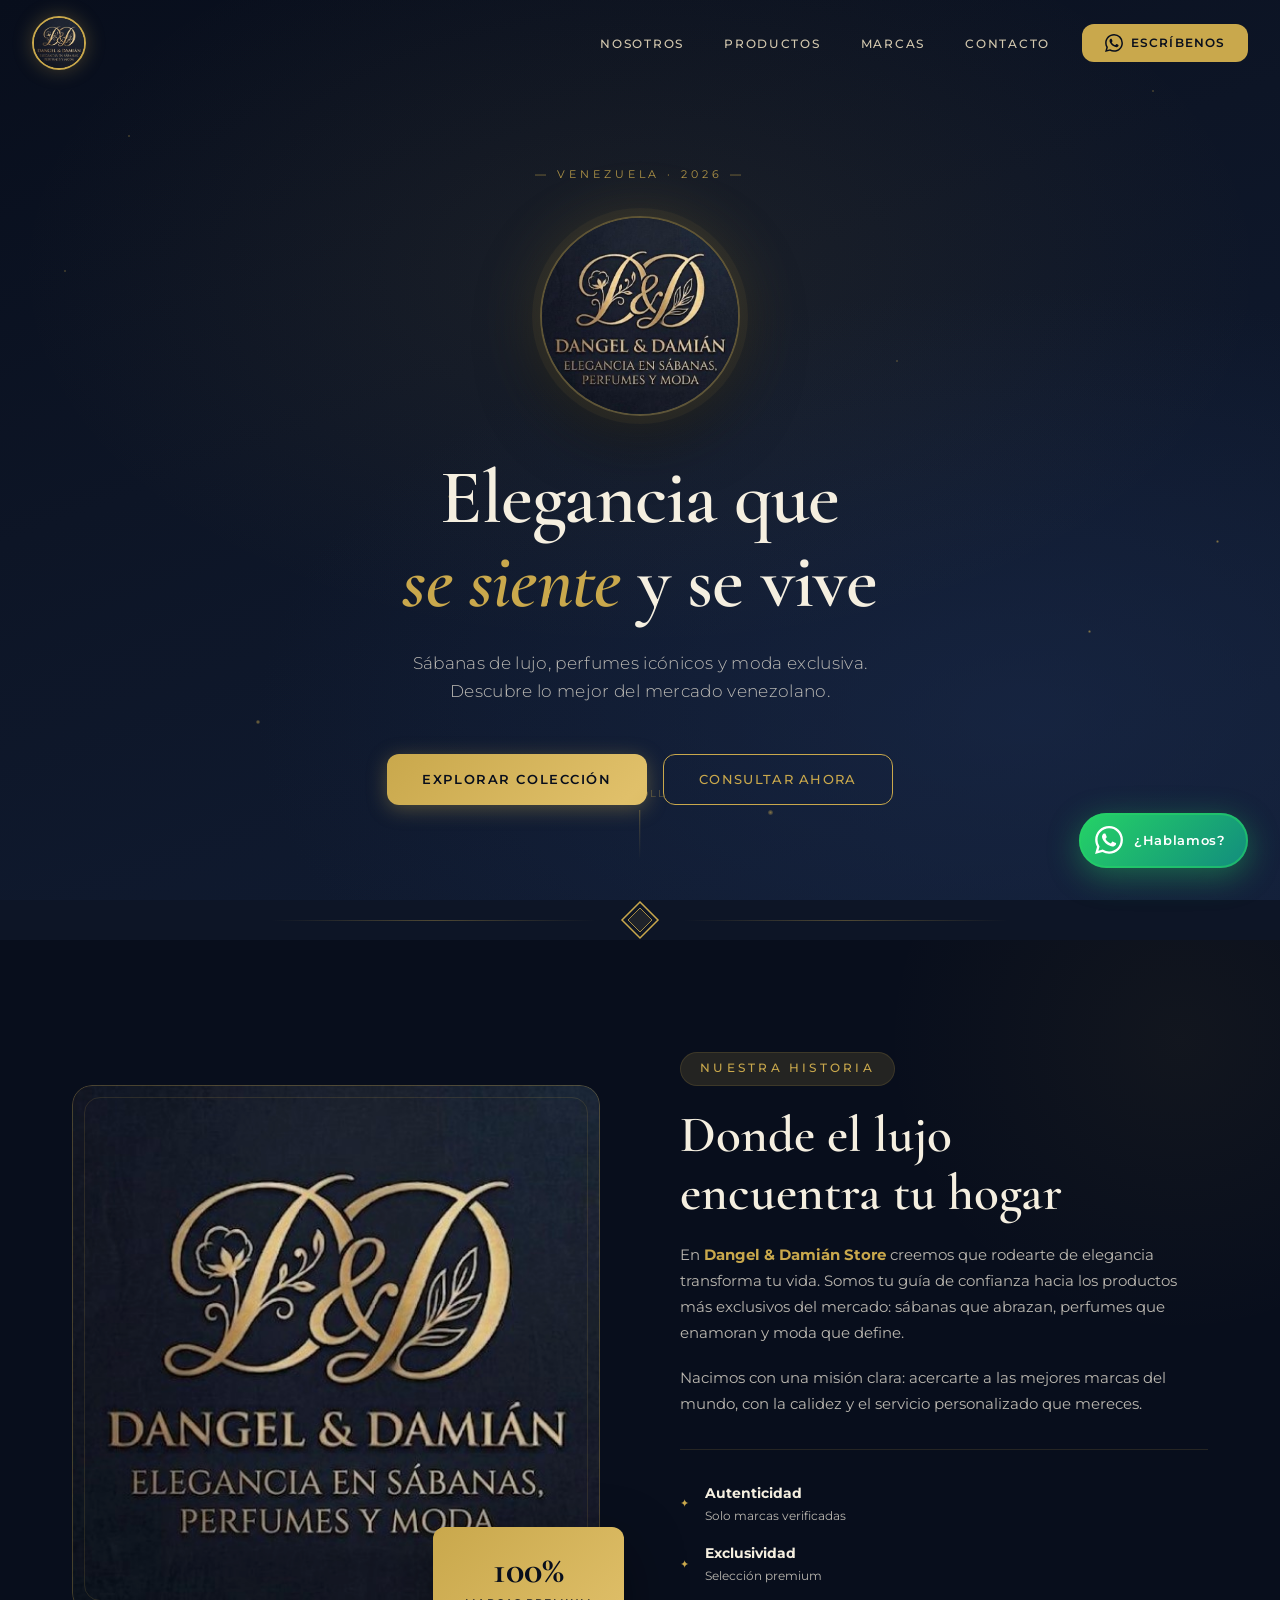
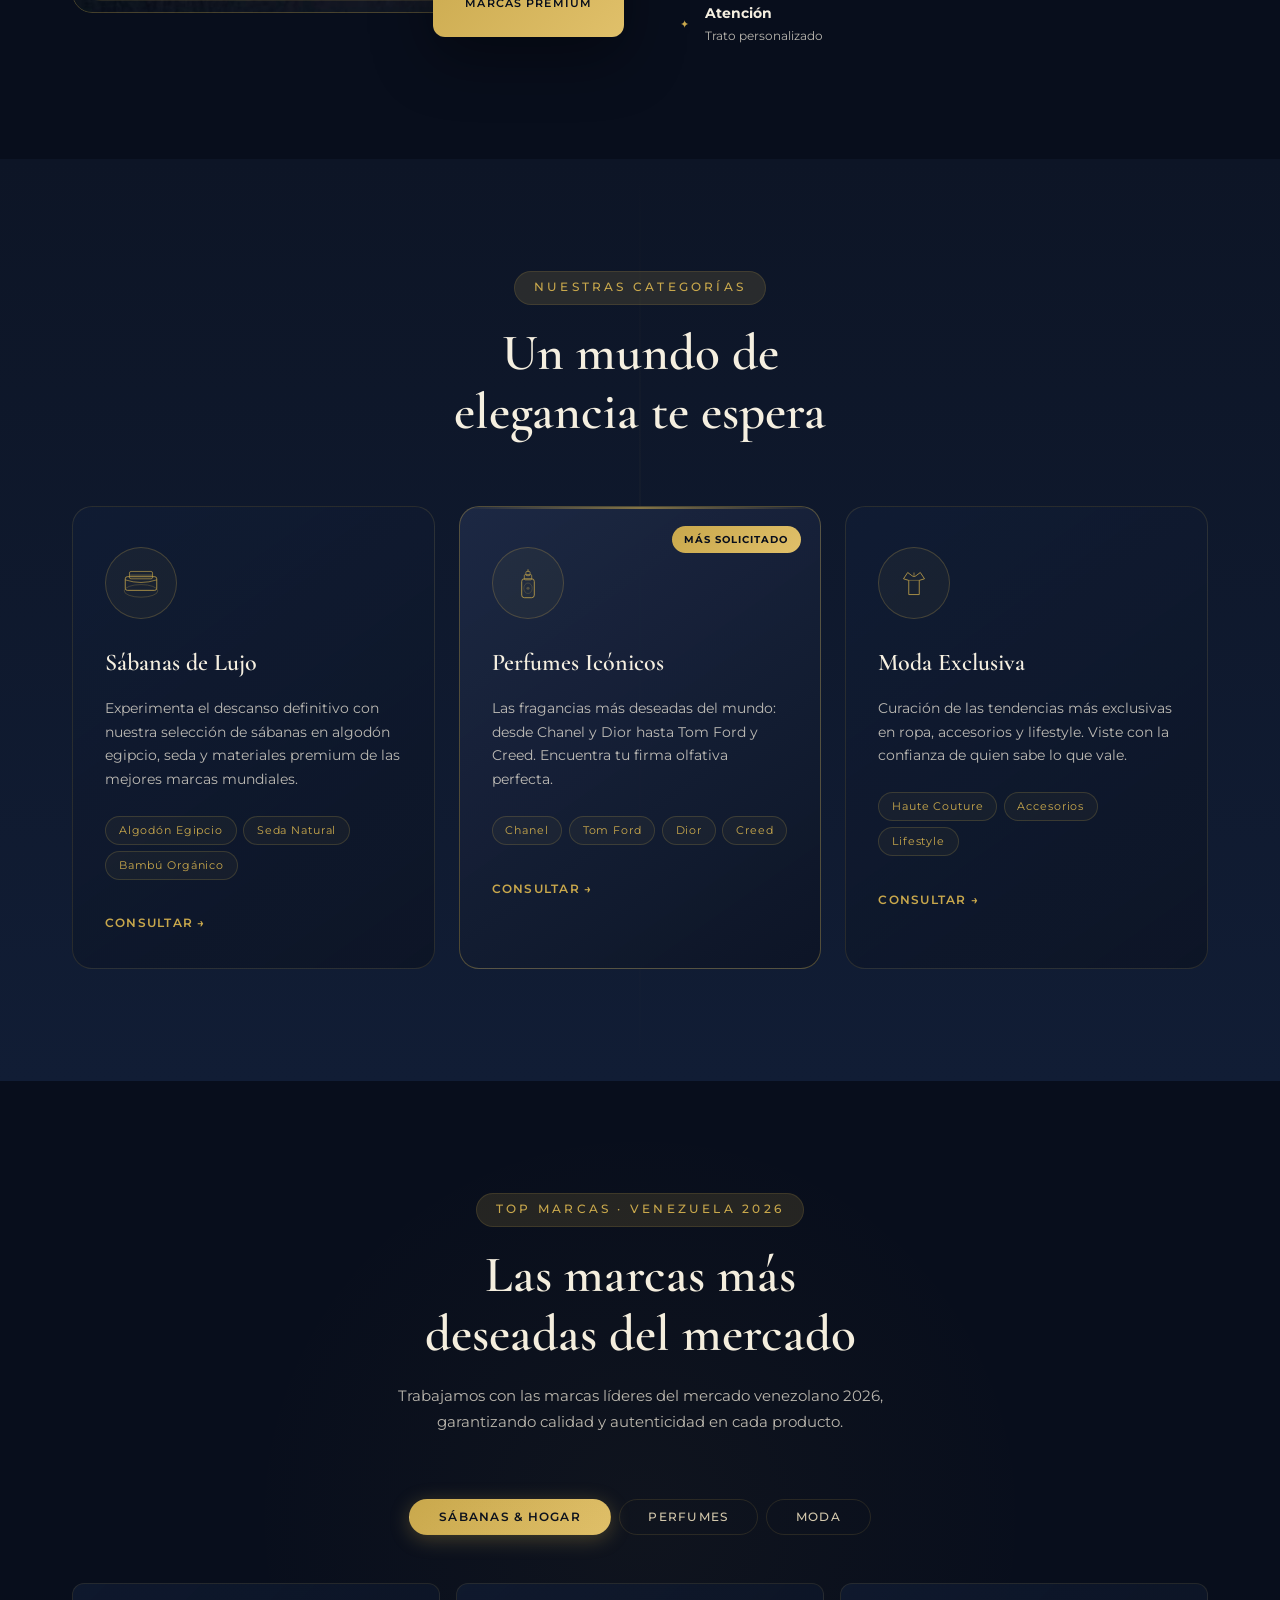
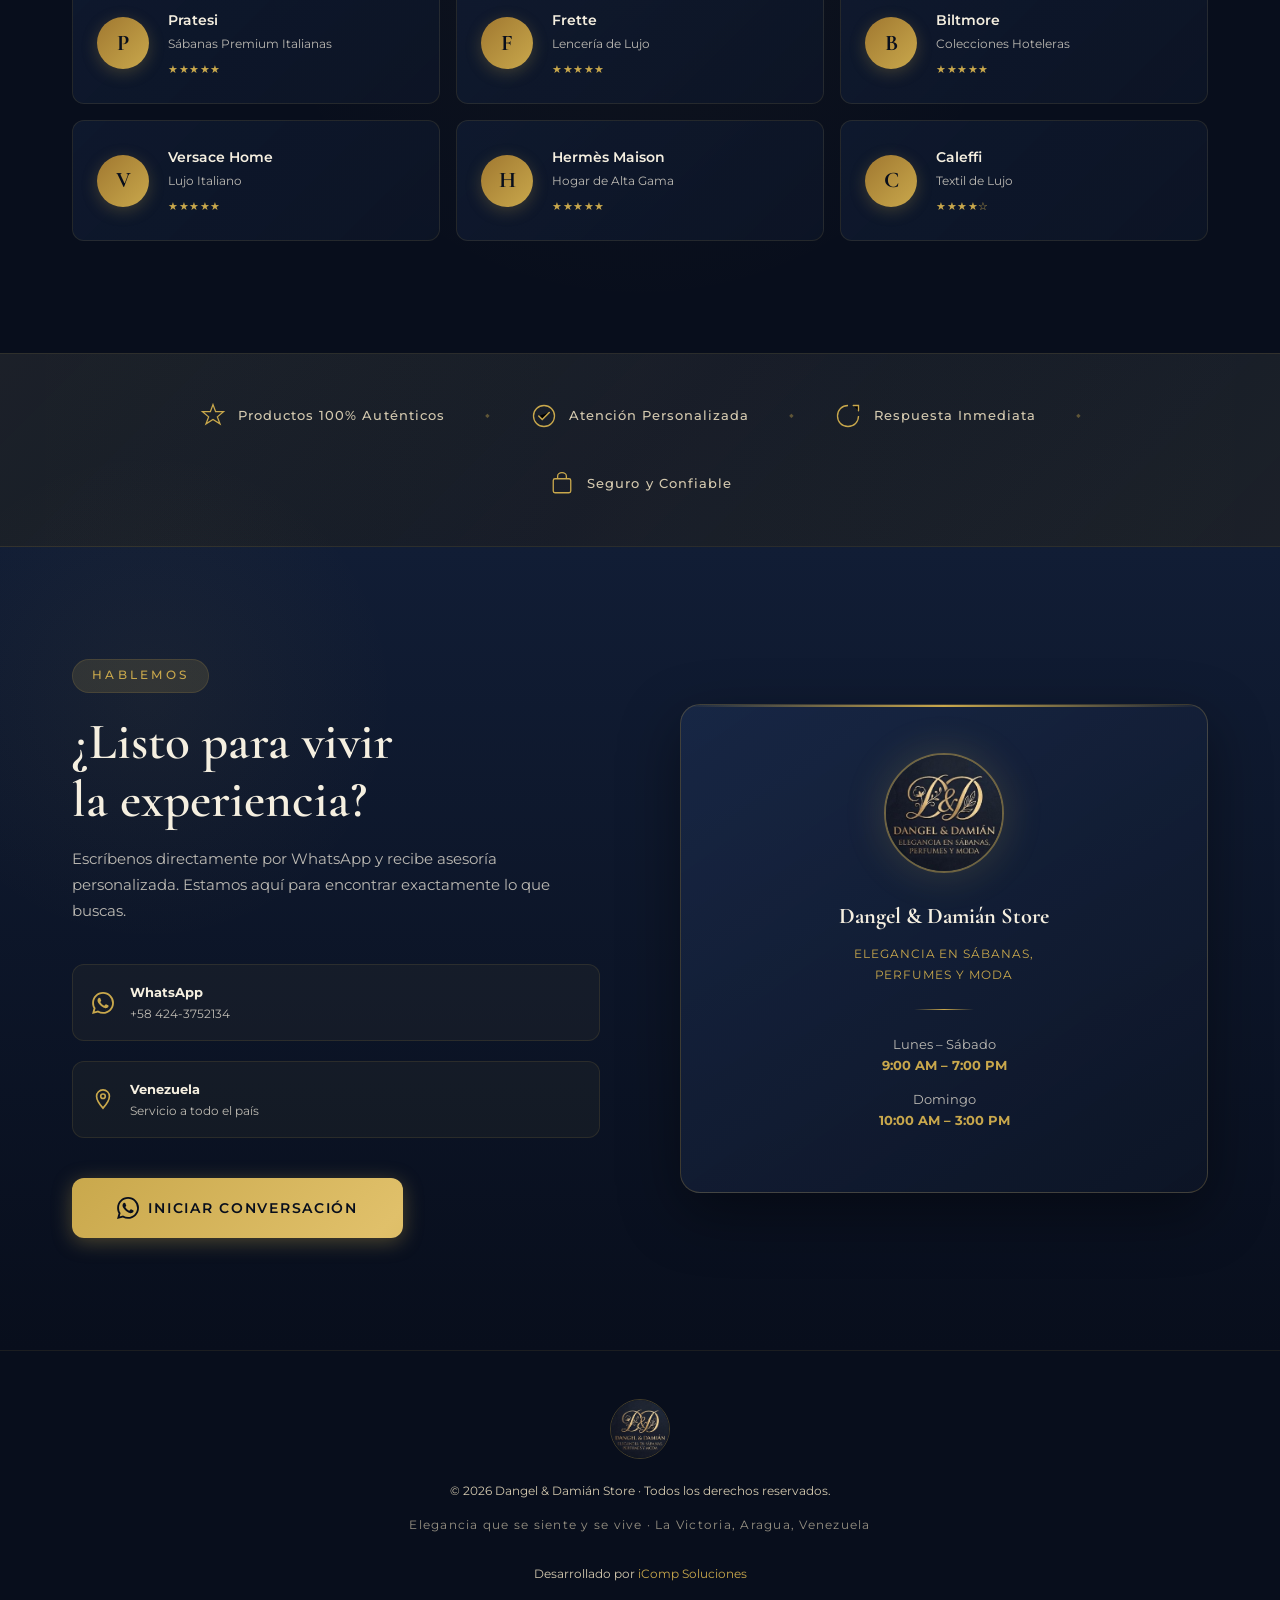
<file: index.html>
<!DOCTYPE html>
<html lang="es" prefix="og: https://ogp.me/ns#">

<head>
  <meta charset="UTF-8" />
  <meta name="viewport" content="width=device-width, initial-scale=1.0" />

  <!-- ══ SEO PRIMARIO ══════════════════════════════════════════════════ -->
  <title>Dangel & Damián Store | Sábanas, Perfumes y Moda de Lujo — La Victoria, Aragua</title>
  <meta name="description"
    content="Dangel & Damián Store: sábanas premium, perfumes icónicos y moda exclusiva en La Victoria, estado Aragua, Venezuela. Marcas top 2026. Consulta por WhatsApp +58 424-3752134." />
  <meta name="keywords"
    content="sábanas de lujo La Victoria, perfumes exclusivos La Victoria, moda premium Aragua, Dangel Damián Store La Victoria, sábanas Aragua, perfumes Venezuela, tienda lujo La Victoria 2026" />
  <meta name="author" content="Dangel & Damián Store" />
  <meta name="robots" content="index, follow, max-snippet:-1, max-image-preview:large, max-video-preview:-1" />
  <link rel="canonical" href="https://dangel-damian-store.pages.dev/" />

  <!-- ══ GEO / NEGOCIO ════════════════════════════════════════════════ -->
  <meta name="geo.region" content="VE-D" />
  <meta name="geo.placename" content="La Victoria, Aragua" />
  <meta name="language" content="Spanish" />
  <meta name="revisit-after" content="7 days" />

  <!-- ══ OPEN GRAPH (Facebook, WhatsApp, LinkedIn) ════════════════════ -->
  <meta property="og:type" content="website" />
  <meta property="og:site_name" content="Dangel & Damián Store" />
  <meta property="og:title" content="Dangel & Damián Store | Sábanas, Perfumes y Moda de Lujo" />
  <meta property="og:description"
    content="Tu destino de lujo en La Victoria, Aragua: sábanas premium, perfumes icónicos y moda exclusiva. Las mejores marcas del mercado 2026. Consulta por WhatsApp." />
  <meta property="og:url" content="https://dangel-damian-store.pages.dev/" />
  <meta property="og:image" content="https://dangel-damian-store.pages.dev/logo.jpg" />
  <meta property="og:image:width" content="600" />
  <meta property="og:image:height" content="600" />
  <meta property="og:image:alt" content="Dangel & Damián Store — Elegancia en Sábanas, Perfumes y Moda" />
  <meta property="og:locale" content="es_VE" />

  <!-- ══ TWITTER CARD ══════════════════════════════════════════════════ -->
  <meta name="twitter:card" content="summary_large_image" />
  <meta name="twitter:title" content="Dangel & Damián Store | Sábanas, Perfumes y Moda de Lujo" />
  <meta name="twitter:description"
    content="Tu destino de lujo en La Victoria, Aragua. Sábanas premium, perfumes icónicos y moda exclusiva. Consulta por WhatsApp." />
  <meta name="twitter:image" content="https://dangel-damian-store.pages.dev/logo.jpg" />

  <!-- ══ FAVICON ══════════════════════════════════════════════════════ -->
  <link rel="icon" type="image/jpeg" href="logo.jpg" />
  <link rel="apple-touch-icon" href="logo.jpg" />

  <!-- ══ PERFORMANCE ══════════════════════════════════════════════════ -->
  <link rel="dns-prefetch" href="https://fonts.googleapis.com" />
  <link rel="dns-prefetch" href="https://wa.me" />
  <link rel="preconnect" href="https://fonts.googleapis.com" />
  <link rel="preconnect" href="https://fonts.gstatic.com" crossorigin />
  <link rel="preload" href="logo.jpg" as="image" />

  <!-- ══ GOOGLE ANALYTICS 4 ═══════════════════════════════════════════ -->
  <meta name="google-site-verification" content="V_B4pj5WeldBrMkjXbyatJcZAR1uQwwnIkY9MR-yn3E" />
  <!-- Google Tag Manager -->
  <script>(function (w, d, s, l, i) {
      w[l] = w[l] || []; w[l].push({
        'gtm.start':
          new Date().getTime(), event: 'gtm.js'
      }); var f = d.getElementsByTagName(s)[0],
        j = d.createElement(s), dl = l != 'dataLayer' ? '&l=' + l : ''; j.async = true; j.src =
          'https://www.googletagmanager.com/gtm.js?id=' + i + dl; f.parentNode.insertBefore(j, f);
    })(window, document, 'script', 'dataLayer', 'GTM-KW7BC3MX');</script>
  <!-- End Google Tag Manager -->

  <!-- ══ SCHEMA.ORG — LocalBusiness JSON-LD ══════════════════════════ -->
  <script type="application/ld+json">
  {
    "@context": "https://schema.org",
    "@type": "LocalBusiness",
    "name": "Dangel & Damián Store",
    "alternateName": "D&D Store",
    "description": "Tienda de lujo en La Victoria, Aragua, especializada en sábanas premium, perfumes icónicos y moda exclusiva de las mejores marcas del mundo.",
    "url": "https://dangel-damian-store.pages.dev/",
    "logo": "https://dangel-damian-store.pages.dev/logo.jpg",
    "image": "https://dangel-damian-store.pages.dev/logo.jpg",
    "telephone": "+584243752134",
    "contactPoint": {
      "@type": "ContactPoint",
      "telephone": "+584243752134",
      "contactType": "customer service",
      "contactOption": "TollFree",
      "availableLanguage": "Spanish"
    },
    "address": {
      "@type": "PostalAddress",
      "addressLocality": "La Victoria",
      "addressRegion": "Aragua",
      "addressCountry": "VE"
    },
    "openingHoursSpecification": [
      {
        "@type": "OpeningHoursSpecification",
        "dayOfWeek": ["Monday","Tuesday","Wednesday","Thursday","Friday","Saturday"],
        "opens": "09:00",
        "closes": "19:00"
      },
      {
        "@type": "OpeningHoursSpecification",
        "dayOfWeek": ["Sunday"],
        "opens": "10:00",
        "closes": "15:00"
      }
    ],
    "priceRange": "$$",
    "currenciesAccepted": "USD, VES",
    "paymentAccepted": "Cash, Bank Transfer",
    "hasOfferCatalog": {
      "@type": "OfferCatalog",
      "name": "Catálogo Dangel & Damián",
      "itemListElement": [
        { "@type": "Offer", "itemOffered": { "@type": "Product", "name": "Sábanas de Lujo" } },
        { "@type": "Offer", "itemOffered": { "@type": "Product", "name": "Perfumes Icónicos" } },
        { "@type": "Offer", "itemOffered": { "@type": "Product", "name": "Moda Exclusiva" } }
      ]
    },
    "sameAs": [
      "https://wa.me/584243752134"
    ]
  }
  </script>

  <!-- ══ FUENTES ══════════════════════════════════════════════════════ -->
  <link
    href="https://fonts.googleapis.com/css2?family=Cormorant+Garamond:ital,wght@0,300;0,400;0,600;0,700;1,300;1,400&family=Montserrat:wght@200;300;400;500;600&display=swap"
    rel="stylesheet" />
  <link rel="stylesheet" href="style.css" />
</head>

<body>
  <!-- Google Tag Manager (noscript) -->
  <noscript><iframe src="https://www.googletagmanager.com/ns.html?id=GTM-KW7BC3MX" height="0" width="0"
      style="display:none;visibility:hidden"></iframe></noscript>
  <!-- End Google Tag Manager (noscript) -->

  <!-- ══════════════ NAVBAR ══════════════ -->
  <nav class="navbar" id="navbar">
    <div class="nav-inner">
      <a href="#hero" class="nav-logo">
        <img src="logo.jpg" alt="Dangel & Damián Logo" class="nav-logo-img" />
      </a>
      <ul class="nav-links">
        <li><a href="#nosotros">Nosotros</a></li>
        <li><a href="#categorias">Productos</a></li>
        <li><a href="#marcas">Marcas</a></li>
        <li><a href="#contacto">Contacto</a></li>
      </ul>
      <a href="https://wa.me/584243752134" target="_blank" class="nav-cta" id="nav-whatsapp">
        <svg width="18" height="18" viewBox="0 0 24 24" fill="currentColor">
          <path
            d="M17.472 14.382c-.297-.149-1.758-.867-2.03-.967-.273-.099-.471-.148-.67.15-.197.297-.767.966-.94 1.164-.173.199-.347.223-.644.075-.297-.15-1.255-.463-2.39-1.475-.883-.788-1.48-1.761-1.653-2.059-.173-.297-.018-.458.13-.606.134-.133.298-.347.446-.52.149-.174.198-.298.298-.497.099-.198.05-.371-.025-.52-.075-.149-.669-1.612-.916-2.207-.242-.579-.487-.5-.669-.51-.173-.008-.371-.01-.57-.01-.198 0-.52.074-.792.372-.272.297-1.04 1.016-1.04 2.479 0 1.462 1.065 2.875 1.213 3.074.149.198 2.096 3.2 5.077 4.487.709.306 1.262.489 1.694.625.712.227 1.36.195 1.871.118.571-.085 1.758-.719 2.006-1.413.248-.694.248-1.289.173-1.413-.074-.124-.272-.198-.57-.347m-5.421 7.403h-.004a9.87 9.87 0 01-5.031-1.378l-.361-.214-3.741.982.998-3.648-.235-.374a9.86 9.86 0 01-1.51-5.26c.001-5.45 4.436-9.884 9.888-9.884 2.64 0 5.122 1.03 6.988 2.898a9.825 9.825 0 012.893 6.994c-.003 5.45-4.437 9.884-9.885 9.884m8.413-18.297A11.815 11.815 0 0012.05 0C5.495 0 .16 5.335.157 11.892c0 2.096.547 4.142 1.588 5.945L.057 24l6.305-1.654a11.882 11.882 0 005.683 1.448h.005c6.554 0 11.89-5.335 11.893-11.893a11.821 11.821 0 00-3.48-8.413z" />
        </svg>
        Escríbenos
      </a>
      <button class="hamburger" id="hamburger" aria-label="Abrir menú">
        <span></span><span></span><span></span>
      </button>
    </div>
    <div class="mobile-menu" id="mobile-menu">
      <a href="#nosotros">Nosotros</a>
      <a href="#categorias">Productos</a>
      <a href="#marcas">Marcas</a>
      <a href="#contacto">Contacto</a>
    </div>
  </nav>

  <!-- ══════════════ HERO ══════════════ -->
  <section class="hero" id="hero">
    <div class="hero-bg-particles" aria-hidden="true">
      <span></span><span></span><span></span><span></span><span></span>
      <span></span><span></span><span></span><span></span><span></span>
    </div>
    <div class="hero-content">
      <div class="hero-badge">— Venezuela · 2026 —</div>
      <img src="logo.jpg" alt="Dangel & Damián" class="hero-logo" />
      <h1 class="hero-title">
        Elegancia que<br />
        <em>se siente</em> y se vive
      </h1>
      <p class="hero-subtitle">
        Sábanas de lujo, perfumes icónicos y moda exclusiva.<br />
        Descubre lo mejor del mercado venezolano.
      </p>
      <div class="hero-actions">
        <a href="#categorias" class="btn-gold">Explorar Colección</a>
        <a href="https://wa.me/584243752134" target="_blank" class="btn-outline" id="hero-whatsapp">
          Consultar Ahora
        </a>
      </div>
    </div>
    <div class="hero-scroll-hint" aria-hidden="true">
      <span>Scroll</span>
      <div class="scroll-line"></div>
    </div>
  </section>

  <!-- ══════════════ DIVIDER ══════════════ -->
  <div class="ornamental-divider" aria-hidden="true">
    <div class="orn-line"></div>
    <svg class="orn-diamond" viewBox="0 0 40 40">
      <path d="M20 2 L38 20 L20 38 L2 20 Z" stroke="#c9a84c" stroke-width="1.5" fill="none" />
      <path d="M20 8 L32 20 L20 32 L8 20 Z" stroke="#c9a84c" stroke-width="0.8" fill="rgba(201,168,76,0.1)" />
    </svg>
    <div class="orn-line"></div>
  </div>

  <!-- ══════════════ NOSOTROS ══════════════ -->
  <section class="about" id="nosotros">
    <div class="container">
      <div class="about-grid">
        <div class="about-visual">
          <div class="about-frame">
            <img src="logo.jpg" alt="Dangel & Damián elegancia" class="about-img" />
            <div class="about-frame-border"></div>
          </div>
          <div class="about-stat-card">
            <span class="stat-num">100%</span>
            <span class="stat-label">Marcas Premium</span>
          </div>
        </div>
        <div class="about-text">
          <span class="section-tag">Nuestra Historia</span>
          <h2 class="section-title">Donde el lujo<br />encuentra tu hogar</h2>
          <p>En <strong>Dangel & Damián Store</strong> creemos que rodearte de elegancia transforma tu vida. Somos tu
            guía de confianza hacia los productos más exclusivos del mercado: sábanas que abrazan, perfumes que enamoran
            y moda que define.</p>
          <p>Nacimos con una misión clara: acercarte a las mejores marcas del mundo, con la calidez y el servicio
            personalizado que mereces.</p>
          <div class="about-pillars">
            <div class="pillar">
              <div class="pillar-icon">✦</div>
              <div>
                <strong>Autenticidad</strong>
                <span>Solo marcas verificadas</span>
              </div>
            </div>
            <div class="pillar">
              <div class="pillar-icon">✦</div>
              <div>
                <strong>Exclusividad</strong>
                <span>Selección premium</span>
              </div>
            </div>
            <div class="pillar">
              <div class="pillar-icon">✦</div>
              <div>
                <strong>Atención</strong>
                <span>Trato personalizado</span>
              </div>
            </div>
          </div>
        </div>
      </div>
    </div>
  </section>

  <!-- ══════════════ CATEGORÍAS ══════════════ -->
  <section class="categories" id="categorias">
    <div class="container">
      <div class="section-header">
        <span class="section-tag">Nuestras Categorías</span>
        <h2 class="section-title">Un mundo de<br />elegancia te espera</h2>
      </div>
      <div class="cat-grid">

        <div class="cat-card" id="cat-sabanas">
          <div class="cat-glow"></div>
          <div class="cat-icon-wrap">
            <svg viewBox="0 0 80 80" class="cat-icon">
              <ellipse cx="40" cy="55" rx="32" ry="12" fill="none" stroke="#c9a84c" stroke-width="1.2" opacity="0.4" />
              <rect x="10" y="28" width="60" height="26" rx="4" fill="none" stroke="#c9a84c" stroke-width="1.5" />
              <path d="M10 34 Q40 44 70 34" stroke="#c9a84c" stroke-width="1.2" fill="none" />
              <rect x="18" y="18" width="44" height="14" rx="3" fill="none" stroke="#c9a84c" stroke-width="1.2" />
              <line x1="18" y1="25" x2="62" y2="25" stroke="#c9a84c" stroke-width="0.8" />
            </svg>
          </div>
          <h3>Sábanas de Lujo</h3>
          <p>Experimenta el descanso definitivo con nuestra selección de sábanas en algodón egipcio, seda y materiales
            premium de las mejores marcas mundiales.</p>
          <div class="cat-tags">
            <span>Algodón Egipcio</span>
            <span>Seda Natural</span>
            <span>Bambú Orgánico</span>
          </div>
          <a href="https://wa.me/584243752134?text=Hola!%20Me%20interesan%20las%20sábanas%20premium" target="_blank"
            class="cat-cta" id="cta-sabanas">Consultar →</a>
        </div>

        <div class="cat-card cat-card--featured" id="cat-perfumes">
          <div class="cat-badge">Más Solicitado</div>
          <div class="cat-glow"></div>
          <div class="cat-icon-wrap">
            <svg viewBox="0 0 80 80" class="cat-icon">
              <rect x="28" y="32" width="24" height="36" rx="5" fill="none" stroke="#c9a84c" stroke-width="1.5" />
              <rect x="33" y="24" width="14" height="10" rx="2" fill="none" stroke="#c9a84c" stroke-width="1.2" />
              <rect x="36" y="18" width="8" height="8" rx="2" fill="none" stroke="#c9a84c" stroke-width="1.2" />
              <line x1="40" y1="14" x2="40" y2="18" stroke="#c9a84c" stroke-width="1.5" />
              <ellipse cx="40" cy="50" rx="8" ry="10" fill="none" stroke="#c9a84c" stroke-width="0.8" opacity="0.5" />
              <circle cx="40" cy="50" r="3" fill="rgba(201,168,76,0.3)" />
            </svg>
          </div>
          <h3>Perfumes Icónicos</h3>
          <p>Las fragancias más deseadas del mundo: desde Chanel y Dior hasta Tom Ford y Creed. Encuentra tu firma
            olfativa perfecta.</p>
          <div class="cat-tags">
            <span>Chanel</span>
            <span>Tom Ford</span>
            <span>Dior</span>
            <span>Creed</span>
          </div>
          <a href="https://wa.me/584243752134?text=Hola!%20Me%20interesan%20los%20perfumes" target="_blank"
            class="cat-cta" id="cta-perfumes">Consultar →</a>
        </div>

        <div class="cat-card" id="cat-moda">
          <div class="cat-glow"></div>
          <div class="cat-icon-wrap">
            <svg viewBox="0 0 80 80" class="cat-icon">
              <path d="M28 20 L20 32 L30 35 L30 62 L50 62 L50 35 L60 32 L52 20 L44 26 C42 28 38 28 36 26 Z" fill="none"
                stroke="#c9a84c" stroke-width="1.5" stroke-linejoin="round" />
              <line x1="30" y1="35" x2="50" y2="35" stroke="#c9a84c" stroke-width="0.8" />
              <line x1="40" y1="20" x2="40" y2="26" stroke="#c9a84c" stroke-width="1.2" />
            </svg>
          </div>
          <h3>Moda Exclusiva</h3>
          <p>Curación de las tendencias más exclusivas en ropa, accesorios y lifestyle. Viste con la confianza de quien
            sabe lo que vale.</p>
          <div class="cat-tags">
            <span>Haute Couture</span>
            <span>Accesorios</span>
            <span>Lifestyle</span>
          </div>
          <a href="https://wa.me/584243752134?text=Hola!%20Me%20interesa%20la%20moda%20exclusiva" target="_blank"
            class="cat-cta" id="cta-moda">Consultar →</a>
        </div>

      </div>
    </div>
  </section>

  <!-- ══════════════ MARCAS ══════════════ -->
  <section class="brands" id="marcas">
    <div class="container">
      <div class="section-header">
        <span class="section-tag">Top Marcas · Venezuela 2026</span>
        <h2 class="section-title">Las marcas más<br />deseadas del mercado</h2>
        <p class="section-desc">Trabajamos con las marcas líderes del mercado venezolano 2026, garantizando calidad y
          autenticidad en cada producto.</p>
      </div>

      <div class="brands-tabs">
        <button class="tab-btn tab-active" data-tab="sabanas" id="tab-sabanas">Sábanas & Hogar</button>
        <button class="tab-btn" data-tab="perfumes" id="tab-perfumes">Perfumes</button>
        <button class="tab-btn" data-tab="moda" id="tab-moda">Moda</button>
      </div>

      <div class="brands-panel" id="panel-sabanas">
        <div class="brand-cards">
          <div class="brand-card">
            <div class="brand-initial">P</div>
            <div class="brand-info">
              <strong>Pratesi</strong>
              <span>Sábanas Premium Italianas</span>
              <div class="brand-stars">★★★★★</div>
            </div>
          </div>
          <div class="brand-card">
            <div class="brand-initial">F</div>
            <div class="brand-info">
              <strong>Frette</strong>
              <span>Lencería de Lujo</span>
              <div class="brand-stars">★★★★★</div>
            </div>
          </div>
          <div class="brand-card">
            <div class="brand-initial">B</div>
            <div class="brand-info">
              <strong>Biltmore</strong>
              <span>Colecciones Hoteleras</span>
              <div class="brand-stars">★★★★★</div>
            </div>
          </div>
          <div class="brand-card">
            <div class="brand-initial">V</div>
            <div class="brand-info">
              <strong>Versace Home</strong>
              <span>Lujo Italiano</span>
              <div class="brand-stars">★★★★★</div>
            </div>
          </div>
          <div class="brand-card">
            <div class="brand-initial">H</div>
            <div class="brand-info">
              <strong>Hermès Maison</strong>
              <span>Hogar de Alta Gama</span>
              <div class="brand-stars">★★★★★</div>
            </div>
          </div>
          <div class="brand-card">
            <div class="brand-initial">C</div>
            <div class="brand-info">
              <strong>Caleffi</strong>
              <span>Textil de Lujo</span>
              <div class="brand-stars">★★★★☆</div>
            </div>
          </div>
        </div>
      </div>

      <div class="brands-panel hidden" id="panel-perfumes">
        <div class="brand-cards">
          <div class="brand-card">
            <div class="brand-initial">C</div>
            <div class="brand-info">
              <strong>Chanel</strong>
              <span>Icono de la Perfumería</span>
              <div class="brand-stars">★★★★★</div>
            </div>
          </div>
          <div class="brand-card">
            <div class="brand-initial">D</div>
            <div class="brand-info">
              <strong>Dior</strong>
              <span>Alta Costura Olfativa</span>
              <div class="brand-stars">★★★★★</div>
            </div>
          </div>
          <div class="brand-card">
            <div class="brand-initial">T</div>
            <div class="brand-info">
              <strong>Tom Ford</strong>
              <span>Fragancias de Nicho</span>
              <div class="brand-stars">★★★★★</div>
            </div>
          </div>
          <div class="brand-card">
            <div class="brand-initial">C</div>
            <div class="brand-info">
              <strong>Creed</strong>
              <span>Perfumería de Lujo</span>
              <div class="brand-stars">★★★★★</div>
            </div>
          </div>
          <div class="brand-card">
            <div class="brand-initial">Y</div>
            <div class="brand-info">
              <strong>YSL Beauty</strong>
              <span>Elegancia Francesa</span>
              <div class="brand-stars">★★★★★</div>
            </div>
          </div>
          <div class="brand-card">
            <div class="brand-initial">G</div>
            <div class="brand-info">
              <strong>Guerlain</strong>
              <span>La Maison du Parfum</span>
              <div class="brand-stars">★★★★★</div>
            </div>
          </div>
        </div>
      </div>

      <div class="brands-panel hidden" id="panel-moda">
        <div class="brand-cards">
          <div class="brand-card">
            <div class="brand-initial">G</div>
            <div class="brand-info">
              <strong>Gucci</strong>
              <span>Moda Italiana</span>
              <div class="brand-stars">★★★★★</div>
            </div>
          </div>
          <div class="brand-card">
            <div class="brand-initial">L</div>
            <div class="brand-info">
              <strong>Louis Vuitton</strong>
              <span>Maison de Lujo</span>
              <div class="brand-stars">★★★★★</div>
            </div>
          </div>
          <div class="brand-card">
            <div class="brand-initial">B</div>
            <div class="brand-info">
              <strong>Balenciaga</strong>
              <span>Vanguardia del Diseño</span>
              <div class="brand-stars">★★★★★</div>
            </div>
          </div>
          <div class="brand-card">
            <div class="brand-initial">P</div>
            <div class="brand-info">
              <strong>Prada</strong>
              <span>Sofisticación Milanesa</span>
              <div class="brand-stars">★★★★★</div>
            </div>
          </div>
          <div class="brand-card">
            <div class="brand-initial">V</div>
            <div class="brand-info">
              <strong>Versace</strong>
              <span>Audacia Italiana</span>
              <div class="brand-stars">★★★★★</div>
            </div>
          </div>
          <div class="brand-card">
            <div class="brand-initial">B</div>
            <div class="brand-info">
              <strong>Burberry</strong>
              <span>Elegancia Británica</span>
              <div class="brand-stars">★★★★★</div>
            </div>
          </div>
        </div>
      </div>

    </div>
  </section>

  <!-- ══════════════ PROMISE STRIP ══════════════ -->
  <section class="promise-strip">
    <div class="promise-inner">
      <div class="promise-item">
        <svg viewBox="0 0 32 32" class="promise-icon">
          <path d="M16 3 L19 11 L28 11 L21 17 L24 25 L16 20 L8 25 L11 17 L4 11 L13 11 Z" fill="none" stroke="#c9a84c"
            stroke-width="1.5" />
        </svg>
        <span>Productos 100% Auténticos</span>
      </div>
      <div class="promise-dot" aria-hidden="true">◆</div>
      <div class="promise-item">
        <svg viewBox="0 0 32 32" class="promise-icon">
          <circle cx="16" cy="16" r="12" fill="none" stroke="#c9a84c" stroke-width="1.5" />
          <path d="M10 16 L14 20 L22 12" stroke="#c9a84c" stroke-width="1.8" stroke-linecap="round" />
        </svg>
        <span>Atención Personalizada</span>
      </div>
      <div class="promise-dot" aria-hidden="true">◆</div>
      <div class="promise-item">
        <svg viewBox="0 0 32 32" class="promise-icon">
          <path d="M16 4 C9 4 4 9 4 16 C4 23 9 28 16 28 C23 28 28 23 28 16" fill="none" stroke="#c9a84c"
            stroke-width="1.5" />
          <path d="M22 4 L28 4 L28 10" stroke="#c9a84c" stroke-width="1.5" stroke-linecap="round" />
        </svg>
        <span>Respuesta Inmediata</span>
      </div>
      <div class="promise-dot" aria-hidden="true">◆</div>
      <div class="promise-item">
        <svg viewBox="0 0 32 32" class="promise-icon">
          <rect x="6" y="10" width="20" height="16" rx="2" fill="none" stroke="#c9a84c" stroke-width="1.5" />
          <path d="M11 10 L11 7 C11 5 13 3 16 3 C19 3 21 5 21 7 L21 10" fill="none" stroke="#c9a84c"
            stroke-width="1.5" />
        </svg>
        <span>Seguro y Confiable</span>
      </div>
    </div>
  </section>

  <!-- ══════════════ CONTACTO ══════════════ -->
  <section class="contact" id="contacto">
    <div class="container">
      <div class="contact-grid">
        <div class="contact-left">
          <span class="section-tag">Hablemos</span>
          <h2 class="section-title">¿Listo para vivir<br />la experiencia?</h2>
          <p>Escríbenos directamente por WhatsApp y recibe asesoría personalizada. Estamos aquí para encontrar
            exactamente lo que buscas.</p>
          <div class="contact-details">
            <div class="contact-item">
              <svg viewBox="0 0 24 24" class="contact-icon" fill="currentColor">
                <path
                  d="M17.472 14.382c-.297-.149-1.758-.867-2.03-.967-.273-.099-.471-.148-.67.15-.197.297-.767.966-.94 1.164-.173.199-.347.223-.644.075-.297-.15-1.255-.463-2.39-1.475-.883-.788-1.48-1.761-1.653-2.059-.173-.297-.018-.458.13-.606.134-.133.298-.347.446-.52.149-.174.198-.298.298-.497.099-.198.05-.371-.025-.52-.075-.149-.669-1.612-.916-2.207-.242-.579-.487-.5-.669-.51-.173-.008-.371-.01-.57-.01-.198 0-.52.074-.792.372-.272.297-1.04 1.016-1.04 2.479 0 1.462 1.065 2.875 1.213 3.074.149.198 2.096 3.2 5.077 4.487.709.306 1.262.489 1.694.625.712.227 1.36.195 1.871.118.571-.085 1.758-.719 2.006-1.413.248-.694.248-1.289.173-1.413-.074-.124-.272-.198-.57-.347m-5.421 7.403h-.004a9.87 9.87 0 01-5.031-1.378l-.361-.214-3.741.982.998-3.648-.235-.374a9.86 9.86 0 01-1.51-5.26c.001-5.45 4.436-9.884 9.888-9.884 2.64 0 5.122 1.03 6.988 2.898a9.825 9.825 0 012.893 6.994c-.003 5.45-4.437 9.884-9.885 9.884m8.413-18.297A11.815 11.815 0 0012.05 0C5.495 0 .16 5.335.157 11.892c0 2.096.547 4.142 1.588 5.945L.057 24l6.305-1.654a11.882 11.882 0 005.683 1.448h.005c6.554 0 11.89-5.335 11.893-11.893a11.821 11.821 0 00-3.48-8.413z" />
              </svg>
              <div>
                <strong>WhatsApp</strong>
                <span>+58 424-3752134</span>
              </div>
            </div>
            <div class="contact-item">
              <svg viewBox="0 0 24 24" class="contact-icon" fill="none" stroke="currentColor" stroke-width="1.8">
                <path d="M12 2C8.13 2 5 5.13 5 9c0 5.25 7 13 7 13s7-7.75 7-13c0-3.87-3.13-7-7-7z" />
                <circle cx="12" cy="9" r="2.5" />
              </svg>
              <div>
                <strong>Venezuela</strong>
                <span>Servicio a todo el país</span>
              </div>
            </div>
          </div>
          <a href="https://wa.me/584243752134?text=Hola%20Dangel%20%26%20Damián!%20Me%20gustaría%20recibir%20más%20información%20sobre%20sus%20productos."
            target="_blank" class="btn-gold btn-large" id="contact-whatsapp-btn">
            <svg width="22" height="22" viewBox="0 0 24 24" fill="currentColor">
              <path
                d="M17.472 14.382c-.297-.149-1.758-.867-2.03-.967-.273-.099-.471-.148-.67.15-.197.297-.767.966-.94 1.164-.173.199-.347.223-.644.075-.297-.15-1.255-.463-2.39-1.475-.883-.788-1.48-1.761-1.653-2.059-.173-.297-.018-.458.13-.606.134-.133.298-.347.446-.52.149-.174.198-.298.298-.497.099-.198.05-.371-.025-.52-.075-.149-.669-1.612-.916-2.207-.242-.579-.487-.5-.669-.51-.173-.008-.371-.01-.57-.01-.198 0-.52.074-.792.372-.272.297-1.04 1.016-1.04 2.479 0 1.462 1.065 2.875 1.213 3.074.149.198 2.096 3.2 5.077 4.487.709.306 1.262.489 1.694.625.712.227 1.36.195 1.871.118.571-.085 1.758-.719 2.006-1.413.248-.694.248-1.289.173-1.413-.074-.124-.272-.198-.57-.347m-5.421 7.403h-.004a9.87 9.87 0 01-5.031-1.378l-.361-.214-3.741.982.998-3.648-.235-.374a9.86 9.86 0 01-1.51-5.26c.001-5.45 4.436-9.884 9.888-9.884 2.64 0 5.122 1.03 6.988 2.898a9.825 9.825 0 012.893 6.994c-.003 5.45-4.437 9.884-9.885 9.884m8.413-18.297A11.815 11.815 0 0012.05 0C5.495 0 .16 5.335.157 11.892c0 2.096.547 4.142 1.588 5.945L.057 24l6.305-1.654a11.882 11.882 0 005.683 1.448h.005c6.554 0 11.89-5.335 11.893-11.893a11.821 11.821 0 00-3.48-8.413z" />
            </svg>
            Iniciar Conversación
          </a>
        </div>
        <div class="contact-right">
          <div class="contact-card">
            <img src="logo.jpg" alt="Dangel & Damián" class="contact-logo" />
            <h3>Dangel & Damián Store</h3>
            <p class="contact-tagline">Elegancia en Sábanas,<br />Perfumes y Moda</p>
            <div class="contact-divider"></div>
            <p class="contact-hours">Lunes – Sábado<br /><strong>9:00 AM – 7:00 PM</strong></p>
            <p class="contact-hours">Domingo<br /><strong>10:00 AM – 3:00 PM</strong></p>
          </div>
        </div>
      </div>
    </div>
  </section>

  <!-- ══════════════ FOOTER ══════════════ -->
  <footer class="footer">
    <div class="container">
      <div class="footer-top">
        <img src="logo.jpg" alt="Dangel & Damián" class="footer-logo" />
        <p>© 2026 Dangel & Damián Store · Todos los derechos reservados.</p>
        <p class="footer-sub">Elegancia que se siente y se vive · La Victoria, Aragua, Venezuela</p>
        <p class="footer-dev" style="margin-top: 1rem; font-size: 0.75rem; color: var(--cream-dim);">
          Desarrollado por <a href="https://icompsoluciones-dev.github.io/" target="_blank"
            style="color: var(--gold); text-decoration: none;">iComp Soluciones</a>
        </p>
      </div>
    </div>
  </footer>

  <!-- ══════════════ FLOATING WHATSAPP ══════════════ -->
  <a href="https://wa.me/584243752134?text=Hola!%20Vi%20su%20página%20y%20me%20gustaría%20más%20información."
    target="_blank" class="float-wa" id="float-whatsapp" aria-label="Contactar por WhatsApp">
    <div class="float-wa-pulse"></div>
    <svg viewBox="0 0 24 24" fill="white" width="28" height="28">
      <path
        d="M17.472 14.382c-.297-.149-1.758-.867-2.03-.967-.273-.099-.471-.148-.67.15-.197.297-.767.966-.94 1.164-.173.199-.347.223-.644.075-.297-.15-1.255-.463-2.39-1.475-.883-.788-1.48-1.761-1.653-2.059-.173-.297-.018-.458.13-.606.134-.133.298-.347.446-.52.149-.174.198-.298.298-.497.099-.198.05-.371-.025-.52-.075-.149-.669-1.612-.916-2.207-.242-.579-.487-.5-.669-.51-.173-.008-.371-.01-.57-.01-.198 0-.52.074-.792.372-.272.297-1.04 1.016-1.04 2.479 0 1.462 1.065 2.875 1.213 3.074.149.198 2.096 3.2 5.077 4.487.709.306 1.262.489 1.694.625.712.227 1.36.195 1.871.118.571-.085 1.758-.719 2.006-1.413.248-.694.248-1.289.173-1.413-.074-.124-.272-.198-.57-.347m-5.421 7.403h-.004a9.87 9.87 0 01-5.031-1.378l-.361-.214-3.741.982.998-3.648-.235-.374a9.86 9.86 0 01-1.51-5.26c.001-5.45 4.436-9.884 9.888-9.884 2.64 0 5.122 1.03 6.988 2.898a9.825 9.825 0 012.893 6.994c-.003 5.45-4.437 9.884-9.885 9.884m8.413-18.297A11.815 11.815 0 0012.05 0C5.495 0 .16 5.335.157 11.892c0 2.096.547 4.142 1.588 5.945L.057 24l6.305-1.654a11.882 11.882 0 005.683 1.448h.005c6.554 0 11.89-5.335 11.893-11.893a11.821 11.821 0 00-3.48-8.413z" />
    </svg>
    <span class="float-wa-label">¿Hablamos?</span>
  </a>

  <!-- ══════════════ SCROLL TO TOP ══════════════ -->
  <button class="scroll-top" id="scrollTop" aria-label="Volver arriba">
    <svg viewBox="0 0 24 24" fill="none" stroke="currentColor" stroke-width="2.5" width="20" height="20">
      <path d="M18 15 L12 9 L6 15" />
    </svg>
  </button>

  <script src="script.js"></script>
</body>

</html>
</file>
<file: style.css>
/* ═══════════════════════════════════════════════
   DANGEL & DAMIÁN STORE · style.css
   Paleta: Navy #0d1526 · Dorado #c9a84c · Crema #f5efe0
   ═══════════════════════════════════════════════ */

/* ── RESET & TOKENS ────────────────────────────── */
*, *::before, *::after { box-sizing: border-box; margin: 0; padding: 0; }

:root {
  --navy-deep:   #080e1c;
  --navy:        #0d1526;
  --navy-mid:    #111d35;
  --navy-light:  #1a2a4a;
  --gold:        #c9a84c;
  --gold-light:  #e0c06a;
  --gold-dark:   #a07830;
  --gold-dim:    rgba(201,168,76,0.15);
  --gold-glow:   rgba(201,168,76,0.3);
  --cream:       #f5efe0;
  --cream-dim:   #d4c9af;
  --white:       #ffffff;
  --text-light:  rgba(245,239,224,0.75);
  --font-serif:  'Cormorant Garamond', Georgia, serif;
  --font-sans:   'Montserrat', Arial, sans-serif;
  --radius:      12px;
  --radius-lg:   20px;
  --transition:  0.35s cubic-bezier(0.4,0,0.2,1);
  --shadow-gold: 0 8px 40px rgba(201,168,76,0.2);
  --shadow-card: 0 20px 60px rgba(0,0,0,0.4);
}

html { scroll-behavior: smooth; font-size: 16px; }

body {
  font-family: var(--font-sans);
  background: var(--navy);
  color: var(--cream);
  line-height: 1.7;
  overflow-x: hidden;
}

img { display: block; max-width: 100%; }
a { text-decoration: none; color: inherit; }
ul { list-style: none; }
button { cursor: pointer; border: none; background: none; }

/* ── SCROLLBAR ─────────────────────────────────── */
::-webkit-scrollbar { width: 6px; }
::-webkit-scrollbar-track { background: var(--navy-deep); }
::-webkit-scrollbar-thumb { background: var(--gold-dark); border-radius: 3px; }

/* ── CONTAINER ─────────────────────────────────── */
.container { max-width: 1200px; margin: 0 auto; padding: 0 2rem; }

/* ── SECTION HEADERS ───────────────────────────── */
.section-tag {
  display: inline-block;
  font-family: var(--font-sans);
  font-size: 0.72rem;
  font-weight: 500;
  letter-spacing: 0.28em;
  text-transform: uppercase;
  color: var(--gold);
  padding: 0.4rem 1.2rem;
  border: 1px solid var(--gold-dim);
  border-radius: 999px;
  margin-bottom: 1.2rem;
  background: var(--gold-dim);
}
.section-title {
  font-family: var(--font-serif);
  font-size: clamp(2.2rem, 4vw, 3.4rem);
  font-weight: 600;
  line-height: 1.15;
  color: var(--cream);
  margin-bottom: 1.2rem;
}
.section-title em {
  font-style: italic;
  color: var(--gold);
}
.section-header { text-align: center; margin-bottom: 4rem; }
.section-desc {
  max-width: 560px;
  margin: 0 auto;
  color: var(--text-light);
  font-size: 0.95rem;
}

/* ── BUTTONS ───────────────────────────────────── */
.btn-gold {
  display: inline-flex;
  align-items: center;
  gap: 0.6rem;
  padding: 0.85rem 2.2rem;
  background: linear-gradient(135deg, var(--gold) 0%, var(--gold-light) 50%, var(--gold) 100%);
  background-size: 200% auto;
  color: var(--navy-deep);
  font-family: var(--font-sans);
  font-size: 0.82rem;
  font-weight: 600;
  letter-spacing: 0.12em;
  text-transform: uppercase;
  border-radius: var(--radius);
  transition: background-position var(--transition), transform var(--transition), box-shadow var(--transition);
  box-shadow: 0 4px 20px rgba(201,168,76,0.35);
}
.btn-gold:hover {
  background-position: right center;
  transform: translateY(-2px);
  box-shadow: 0 8px 30px rgba(201,168,76,0.5);
}
.btn-gold.btn-large { padding: 1.1rem 2.8rem; font-size: 0.9rem; }

.btn-outline {
  display: inline-flex;
  align-items: center;
  gap: 0.6rem;
  padding: 0.85rem 2.2rem;
  border: 1.5px solid var(--gold);
  color: var(--gold);
  font-family: var(--font-sans);
  font-size: 0.82rem;
  font-weight: 500;
  letter-spacing: 0.1em;
  text-transform: uppercase;
  border-radius: var(--radius);
  transition: background var(--transition), color var(--transition), transform var(--transition);
}
.btn-outline:hover {
  background: var(--gold-dim);
  transform: translateY(-2px);
}

/* ═══════════════════════════════════════════════
   NAVBAR
   ═══════════════════════════════════════════════ */
.navbar {
  position: fixed;
  top: 0; left: 0; right: 0;
  z-index: 1000;
  transition: background var(--transition), backdrop-filter var(--transition), box-shadow var(--transition);
  padding: 0;
}
.navbar.scrolled {
  background: rgba(8,14,28,0.9);
  backdrop-filter: blur(20px);
  box-shadow: 0 1px 0 rgba(201,168,76,0.15);
}
.nav-inner {
  max-width: 1300px;
  margin: 0 auto;
  padding: 1rem 2rem;
  display: flex;
  align-items: center;
  gap: 2rem;
}
.nav-logo-img {
  height: 54px;
  width: 54px;
  object-fit: cover;
  border-radius: 50%;
  border: 2px solid var(--gold);
  box-shadow: 0 0 20px var(--gold-glow);
  transition: transform var(--transition), box-shadow var(--transition);
}
.nav-logo:hover .nav-logo-img {
  transform: scale(1.05);
  box-shadow: 0 0 30px var(--gold-glow);
}
.nav-links {
  display: flex;
  gap: 2.5rem;
  margin-left: auto;
}
.nav-links a {
  font-size: 0.78rem;
  font-weight: 500;
  letter-spacing: 0.14em;
  text-transform: uppercase;
  color: var(--cream-dim);
  position: relative;
  transition: color var(--transition);
}
.nav-links a::after {
  content: '';
  position: absolute;
  bottom: -4px; left: 0;
  width: 0; height: 1px;
  background: var(--gold);
  transition: width var(--transition);
}
.nav-links a:hover { color: var(--gold); }
.nav-links a:hover::after { width: 100%; }

.nav-cta {
  display: flex;
  align-items: center;
  gap: 0.5rem;
  padding: 0.55rem 1.4rem;
  background: var(--gold);
  color: var(--navy-deep);
  font-size: 0.75rem;
  font-weight: 600;
  letter-spacing: 0.1em;
  text-transform: uppercase;
  border-radius: var(--radius);
  transition: transform var(--transition), box-shadow var(--transition);
  white-space: nowrap;
}
.nav-cta:hover { transform: translateY(-1px); box-shadow: var(--shadow-gold); }

.hamburger {
  display: none;
  flex-direction: column;
  gap: 5px;
  padding: 6px;
  margin-left: auto;
}
.hamburger span {
  display: block;
  width: 24px; height: 2px;
  background: var(--gold);
  border-radius: 2px;
  transition: transform var(--transition), opacity var(--transition);
}

.mobile-menu {
  display: none;
  flex-direction: column;
  gap: 0;
  background: rgba(8,14,28,0.97);
  border-top: 1px solid var(--gold-dim);
}
.mobile-menu a {
  padding: 1rem 2rem;
  font-size: 0.85rem;
  letter-spacing: 0.12em;
  text-transform: uppercase;
  color: var(--cream-dim);
  border-bottom: 1px solid rgba(201,168,76,0.08);
  transition: color var(--transition), padding-left var(--transition);
}
.mobile-menu a:hover { color: var(--gold); padding-left: 2.8rem; }
.mobile-menu.open { display: flex; }

/* ═══════════════════════════════════════════════
   HERO
   ═══════════════════════════════════════════════ */
.hero {
  position: relative;
  min-height: 100vh;
  display: flex;
  align-items: center;
  justify-content: center;
  text-align: center;
  overflow: hidden;
  background:
    radial-gradient(ellipse 70% 60% at 50% 30%, rgba(201,168,76,0.08) 0%, transparent 70%),
    radial-gradient(ellipse 100% 80% at 80% 80%, rgba(26,42,74,0.6) 0%, transparent 60%),
    linear-gradient(160deg, #080e1c 0%, #0d1526 40%, #111d35 100%);
}

/* Animated particles */
.hero-bg-particles {
  position: absolute;
  inset: 0;
  pointer-events: none;
}
.hero-bg-particles span {
  position: absolute;
  display: block;
  border-radius: 50%;
  background: radial-gradient(circle, rgba(201,168,76,0.6), transparent);
  animation: particle-float linear infinite;
}
.hero-bg-particles span:nth-child(1)  { width:2px;  height:2px;  top:15%; left:10%;  animation-duration:12s; animation-delay:0s; }
.hero-bg-particles span:nth-child(2)  { width:3px;  height:3px;  top:70%; left:85%;  animation-duration:18s; animation-delay:2s; }
.hero-bg-particles span:nth-child(3)  { width:2px;  height:2px;  top:40%; left:70%;  animation-duration:14s; animation-delay:4s; }
.hero-bg-particles span:nth-child(4)  { width:4px;  height:4px;  top:80%; left:20%;  animation-duration:20s; animation-delay:1s; }
.hero-bg-particles span:nth-child(5)  { width:2px;  height:2px;  top:25%; left:50%;  animation-duration:16s; animation-delay:6s; }
.hero-bg-particles span:nth-child(6)  { width:3px;  height:3px;  top:55%; left:35%;  animation-duration:22s; animation-delay:3s; }
.hero-bg-particles span:nth-child(7)  { width:2px;  height:2px;  top:10%; left:90%;  animation-duration:15s; animation-delay:7s; }
.hero-bg-particles span:nth-child(8)  { width:5px;  height:5px;  top:90%; left:60%;  animation-duration:25s; animation-delay:5s; }
.hero-bg-particles span:nth-child(9)  { width:2px;  height:2px;  top:30%; left:5%;   animation-duration:13s; animation-delay:9s; }
.hero-bg-particles span:nth-child(10) { width:3px;  height:3px;  top:60%; left:95%;  animation-duration:19s; animation-delay:8s; }

@keyframes particle-float {
  0%   { transform: translateY(0) translateX(0) rotate(0deg); opacity: 0; }
  10%  { opacity: 1; }
  90%  { opacity: 0.8; }
  100% { transform: translateY(-100vh) translateX(20px) rotate(360deg); opacity: 0; }
}

.hero-content {
  position: relative;
  z-index: 2;
  padding: 8rem 2rem 4rem;
  animation: hero-fade-in 1.2s ease both;
}
@keyframes hero-fade-in {
  from { opacity: 0; transform: translateY(30px); }
  to   { opacity: 1; transform: translateY(0); }
}

.hero-badge {
  display: inline-block;
  font-size: 0.7rem;
  font-weight: 400;
  letter-spacing: 0.35em;
  text-transform: uppercase;
  color: var(--gold);
  margin-bottom: 2rem;
  opacity: 0.85;
}

.hero-logo {
  width: clamp(140px, 25vw, 200px);
  height: clamp(140px, 25vw, 200px);
  object-fit: cover;
  border-radius: 50%;
  border: 2px solid rgba(201,168,76,0.4);
  box-shadow:
    0 0 0 8px rgba(201,168,76,0.06),
    0 0 60px rgba(201,168,76,0.2),
    0 20px 60px rgba(0,0,0,0.5);
  margin: 0 auto 2.5rem;
  animation: logo-glow 4s ease-in-out infinite alternate;
}
@keyframes logo-glow {
  from { box-shadow: 0 0 0 8px rgba(201,168,76,0.06), 0 0 40px rgba(201,168,76,0.15), 0 20px 60px rgba(0,0,0,0.5); }
  to   { box-shadow: 0 0 0 12px rgba(201,168,76,0.1), 0 0 80px rgba(201,168,76,0.3), 0 20px 60px rgba(0,0,0,0.5); }
}

.hero-title {
  font-family: var(--font-serif);
  font-size: clamp(2.8rem, 6vw, 5.5rem);
  font-weight: 600;
  line-height: 1.1;
  color: var(--cream);
  margin-bottom: 1.5rem;
  letter-spacing: -0.01em;
}
.hero-title em {
  font-style: italic;
  color: var(--gold);
  position: relative;
}

.hero-subtitle {
  font-size: clamp(0.9rem, 1.5vw, 1.05rem);
  color: var(--text-light);
  max-width: 520px;
  margin: 0 auto 3rem;
  font-weight: 300;
  letter-spacing: 0.02em;
}

.hero-actions {
  display: flex;
  gap: 1rem;
  justify-content: center;
  flex-wrap: wrap;
}

.hero-scroll-hint {
  position: absolute;
  bottom: 2.5rem;
  left: 50%;
  transform: translateX(-50%);
  display: flex;
  flex-direction: column;
  align-items: center;
  gap: 0.5rem;
  opacity: 0.4;
  animation: scroll-hint 2s ease-in-out infinite;
}
.hero-scroll-hint span { font-size: 0.6rem; letter-spacing: 0.2em; text-transform: uppercase; color: var(--gold); }
.scroll-line { width: 1px; height: 50px; background: linear-gradient(to bottom, var(--gold), transparent); }

@keyframes scroll-hint {
  0%, 100% { transform: translateX(-50%) translateY(0); }
  50%       { transform: translateX(-50%) translateY(8px); }
}

/* ═══════════════════════════════════════════════
   ORNAMENTAL DIVIDER
   ═══════════════════════════════════════════════ */
.ornamental-divider {
  display: flex;
  align-items: center;
  gap: 1.5rem;
  padding: 0 2rem;
  max-width: 800px;
  margin: 0 auto;
}
.orn-line { flex: 1; height: 1px; background: linear-gradient(to right, transparent, rgba(201,168,76,0.35), transparent); }
.orn-diamond { width: 40px; height: 40px; flex-shrink: 0; }

/* ═══════════════════════════════════════════════
   ABOUT
   ═══════════════════════════════════════════════ */
.about {
  padding: 7rem 0;
  background: var(--navy-deep);
  position: relative;
  overflow: hidden;
}
.about::before {
  content: '';
  position: absolute;
  top: -200px; right: -200px;
  width: 600px; height: 600px;
  border-radius: 50%;
  background: radial-gradient(circle, rgba(201,168,76,0.05) 0%, transparent 70%);
  pointer-events: none;
}

.about-grid {
  display: grid;
  grid-template-columns: 1fr 1fr;
  gap: 5rem;
  align-items: center;
}

.about-visual { position: relative; }
.about-frame {
  position: relative;
  border-radius: var(--radius-lg);
  overflow: hidden;
}
.about-img {
  width: 100%;
  aspect-ratio: 1;
  object-fit: cover;
  border-radius: var(--radius-lg);
  filter: brightness(0.9) saturate(1.1);
}
.about-frame-border {
  position: absolute;
  inset: 0;
  border-radius: var(--radius-lg);
  border: 1px solid rgba(201,168,76,0.3);
  pointer-events: none;
}
.about-frame::after {
  content: '';
  position: absolute;
  inset: 12px;
  border-radius: calc(var(--radius-lg) - 4px);
  border: 1px solid rgba(201,168,76,0.15);
  pointer-events: none;
}

.about-stat-card {
  position: absolute;
  bottom: -1.5rem; right: -1.5rem;
  background: linear-gradient(135deg, var(--gold) 0%, var(--gold-light) 100%);
  color: var(--navy-deep);
  padding: 1.5rem 2rem;
  border-radius: var(--radius);
  text-align: center;
  box-shadow: var(--shadow-card);
}
.stat-num { display: block; font-family: var(--font-serif); font-size: 2.4rem; font-weight: 700; line-height: 1; }
.stat-label { display: block; font-size: 0.7rem; font-weight: 600; letter-spacing: 0.1em; text-transform: uppercase; margin-top: 0.3rem; }

.about-text p {
  color: var(--text-light);
  font-size: 0.95rem;
  margin-bottom: 1.2rem;
}
.about-text p strong { color: var(--gold); }

.about-pillars {
  display: flex;
  flex-direction: column;
  gap: 1rem;
  margin-top: 2rem;
  padding-top: 2rem;
  border-top: 1px solid rgba(201,168,76,0.15);
}
.pillar {
  display: flex;
  align-items: center;
  gap: 1rem;
}
.pillar-icon { color: var(--gold); font-size: 0.7rem; flex-shrink: 0; }
.pillar div { display: flex; flex-direction: column; }
.pillar strong { font-size: 0.85rem; color: var(--cream); }
.pillar span { font-size: 0.78rem; color: var(--text-light); }

/* ═══════════════════════════════════════════════
   CATEGORIES
   ═══════════════════════════════════════════════ */
.categories {
  padding: 7rem 0;
  background: linear-gradient(180deg, var(--navy) 0%, var(--navy-mid) 100%);
  position: relative;
  overflow: hidden;
}
.categories::before {
  content: '';
  position: absolute;
  bottom: 0; left: 50%;
  transform: translateX(-50%);
  width: 1px; height: 100%;
  background: linear-gradient(to bottom, transparent, rgba(201,168,76,0.08), transparent);
  pointer-events: none;
}

.cat-grid {
  display: grid;
  grid-template-columns: repeat(3, 1fr);
  gap: 1.5rem;
}

.cat-card {
  position: relative;
  background: linear-gradient(145deg, rgba(17,29,53,0.8) 0%, rgba(13,21,38,0.95) 100%);
  border: 1px solid rgba(201,168,76,0.15);
  border-radius: var(--radius-lg);
  padding: 2.5rem 2rem 2rem;
  overflow: hidden;
  transition: transform var(--transition), border-color var(--transition), box-shadow var(--transition);
  cursor: default;
}
.cat-card::before {
  content: '';
  position: absolute;
  top: 0; left: 0; right: 0;
  height: 2px;
  background: linear-gradient(90deg, transparent, var(--gold), transparent);
  opacity: 0;
  transition: opacity var(--transition);
}
.cat-card:hover { transform: translateY(-8px); border-color: rgba(201,168,76,0.4); box-shadow: var(--shadow-card), 0 0 40px rgba(201,168,76,0.1); }
.cat-card:hover::before { opacity: 1; }
.cat-card:hover .cat-glow { opacity: 1; }

.cat-card--featured {
  border-color: rgba(201,168,76,0.35);
  background: linear-gradient(145deg, rgba(30,42,70,0.9) 0%, rgba(13,21,38,0.98) 100%);
}
.cat-card--featured::before { opacity: 0.6; }

.cat-badge {
  position: absolute;
  top: 1.2rem; right: 1.2rem;
  background: linear-gradient(135deg, var(--gold), var(--gold-light));
  color: var(--navy-deep);
  font-size: 0.62rem;
  font-weight: 700;
  letter-spacing: 0.1em;
  text-transform: uppercase;
  padding: 0.3rem 0.8rem;
  border-radius: 999px;
}

.cat-glow {
  position: absolute;
  top: -60px; right: -60px;
  width: 200px; height: 200px;
  border-radius: 50%;
  background: radial-gradient(circle, rgba(201,168,76,0.12) 0%, transparent 70%);
  opacity: 0;
  transition: opacity var(--transition);
  pointer-events: none;
}

.cat-icon-wrap {
  width: 72px; height: 72px;
  border: 1px solid rgba(201,168,76,0.25);
  border-radius: 50%;
  display: flex;
  align-items: center;
  justify-content: center;
  margin-bottom: 1.5rem;
  background: rgba(201,168,76,0.05);
  transition: background var(--transition), border-color var(--transition);
}
.cat-card:hover .cat-icon-wrap { background: rgba(201,168,76,0.1); border-color: rgba(201,168,76,0.5); }
.cat-icon { width: 42px; height: 42px; }

.cat-card h3 {
  font-family: var(--font-serif);
  font-size: 1.5rem;
  font-weight: 600;
  color: var(--cream);
  margin-bottom: 0.8rem;
}
.cat-card p { font-size: 0.88rem; color: var(--text-light); margin-bottom: 1.5rem; }

.cat-tags {
  display: flex;
  flex-wrap: wrap;
  gap: 0.4rem;
  margin-bottom: 1.8rem;
}
.cat-tags span {
  font-size: 0.68rem;
  letter-spacing: 0.08em;
  padding: 0.25rem 0.8rem;
  border: 1px solid rgba(201,168,76,0.2);
  border-radius: 999px;
  color: var(--gold);
  background: rgba(201,168,76,0.05);
}

.cat-cta {
  display: inline-flex;
  align-items: center;
  font-size: 0.78rem;
  font-weight: 600;
  letter-spacing: 0.1em;
  text-transform: uppercase;
  color: var(--gold);
  transition: gap var(--transition), color var(--transition);
  gap: 0.3rem;
}
.cat-cta:hover { gap: 0.8rem; color: var(--gold-light); }

/* ═══════════════════════════════════════════════
   BRANDS
   ═══════════════════════════════════════════════ */
.brands {
  padding: 7rem 0;
  background: var(--navy-deep);
  position: relative;
  overflow: hidden;
}
.brands::after {
  content: '';
  position: absolute;
  top: 50%; left: 50%;
  transform: translate(-50%, -50%);
  width: 800px; height: 800px;
  border-radius: 50%;
  background: radial-gradient(circle, rgba(201,168,76,0.04) 0%, transparent 70%);
  pointer-events: none;
}

.brands-tabs {
  display: flex;
  justify-content: center;
  gap: 0.5rem;
  margin-bottom: 3rem;
  flex-wrap: wrap;
}
.tab-btn {
  padding: 0.6rem 1.8rem;
  font-family: var(--font-sans);
  font-size: 0.78rem;
  font-weight: 500;
  letter-spacing: 0.1em;
  text-transform: uppercase;
  color: var(--cream-dim);
  border: 1px solid rgba(201,168,76,0.15);
  border-radius: 999px;
  transition: all var(--transition);
  background: transparent;
}
.tab-btn:hover { color: var(--gold); border-color: rgba(201,168,76,0.4); }
.tab-btn.tab-active {
  background: linear-gradient(135deg, var(--gold), var(--gold-light));
  color: var(--navy-deep);
  border-color: transparent;
  font-weight: 600;
  box-shadow: 0 4px 20px rgba(201,168,76,0.3);
}

.brands-panel { position: relative; z-index: 1; }
.brands-panel.hidden { display: none; }

.brand-cards {
  display: grid;
  grid-template-columns: repeat(3, 1fr);
  gap: 1rem;
}

.brand-card {
  display: flex;
  align-items: center;
  gap: 1.2rem;
  padding: 1.5rem;
  background: linear-gradient(135deg, rgba(17,29,53,0.7) 0%, rgba(13,21,38,0.9) 100%);
  border: 1px solid rgba(201,168,76,0.12);
  border-radius: var(--radius);
  transition: transform var(--transition), border-color var(--transition), box-shadow var(--transition);
}
.brand-card:hover {
  transform: translateY(-4px);
  border-color: rgba(201,168,76,0.35);
  box-shadow: 0 12px 40px rgba(0,0,0,0.3), 0 0 20px rgba(201,168,76,0.08);
}

.brand-initial {
  width: 52px; height: 52px;
  border-radius: 50%;
  background: linear-gradient(135deg, var(--gold-dark), var(--gold));
  display: flex;
  align-items: center;
  justify-content: center;
  font-family: var(--font-serif);
  font-size: 1.4rem;
  font-weight: 700;
  color: var(--navy-deep);
  flex-shrink: 0;
  box-shadow: 0 4px 16px rgba(201,168,76,0.25);
}

.brand-info { display: flex; flex-direction: column; gap: 0.15rem; }
.brand-info strong { font-size: 0.9rem; color: var(--cream); font-weight: 600; }
.brand-info span { font-size: 0.72rem; color: var(--text-light); }
.brand-stars { color: var(--gold); font-size: 0.7rem; letter-spacing: 0.05em; margin-top: 0.2rem; }

/* ═══════════════════════════════════════════════
   PROMISE STRIP
   ═══════════════════════════════════════════════ */
.promise-strip {
  padding: 3rem 2rem;
  background: linear-gradient(135deg, rgba(201,168,76,0.08) 0%, rgba(201,168,76,0.03) 50%, rgba(201,168,76,0.08) 100%);
  border-top: 1px solid rgba(201,168,76,0.12);
  border-bottom: 1px solid rgba(201,168,76,0.12);
  position: relative;
  overflow: hidden;
}
.promise-strip::before {
  content: '';
  position: absolute;
  inset: 0;
  background: linear-gradient(90deg, transparent, rgba(201,168,76,0.03), transparent);
  animation: shimmer 4s ease-in-out infinite;
}
@keyframes shimmer {
  0%, 100% { opacity: 0; transform: translateX(-100%); }
  50% { opacity: 1; transform: translateX(100%); }
}

.promise-inner {
  max-width: 1100px;
  margin: 0 auto;
  display: flex;
  align-items: center;
  justify-content: center;
  gap: 2.5rem;
  flex-wrap: wrap;
  position: relative;
}
.promise-item {
  display: flex;
  align-items: center;
  gap: 0.7rem;
  font-size: 0.8rem;
  font-weight: 500;
  letter-spacing: 0.08em;
  color: var(--cream-dim);
  white-space: nowrap;
}
.promise-icon { width: 28px; height: 28px; flex-shrink: 0; }
.promise-dot { color: var(--gold); font-size: 0.5rem; opacity: 0.4; }

/* ═══════════════════════════════════════════════
   CONTACT
   ═══════════════════════════════════════════════ */
.contact {
  padding: 7rem 0;
  background: linear-gradient(180deg, var(--navy-mid) 0%, var(--navy-deep) 100%);
  position: relative;
}
.contact::before {
  content: '';
  position: absolute;
  top: -100px; left: -100px;
  width: 500px; height: 500px;
  border-radius: 50%;
  background: radial-gradient(circle, rgba(201,168,76,0.05) 0%, transparent 70%);
  pointer-events: none;
}

.contact-grid {
  display: grid;
  grid-template-columns: 1fr 1fr;
  gap: 5rem;
  align-items: center;
}

.contact-left .section-title { margin-bottom: 1rem; }
.contact-left > p { color: var(--text-light); font-size: 0.95rem; margin-bottom: 2.5rem; }

.contact-details { display: flex; flex-direction: column; gap: 1.2rem; margin-bottom: 2.5rem; }
.contact-item {
  display: flex;
  align-items: center;
  gap: 1rem;
  padding: 1rem 1.2rem;
  background: rgba(201,168,76,0.05);
  border: 1px solid rgba(201,168,76,0.12);
  border-radius: var(--radius);
}
.contact-icon { width: 22px; height: 22px; color: var(--gold); flex-shrink: 0; }
.contact-item div { display: flex; flex-direction: column; }
.contact-item strong { font-size: 0.82rem; color: var(--cream); }
.contact-item span { font-size: 0.78rem; color: var(--text-light); }

.contact-card {
  background: linear-gradient(145deg, rgba(26,42,74,0.8) 0%, rgba(13,21,38,0.95) 100%);
  border: 1px solid rgba(201,168,76,0.25);
  border-radius: var(--radius-lg);
  padding: 3rem 2.5rem;
  text-align: center;
  box-shadow: var(--shadow-card);
  position: relative;
  overflow: hidden;
}
.contact-card::before {
  content: '';
  position: absolute;
  top: 0; left: 0; right: 0;
  height: 2px;
  background: linear-gradient(90deg, transparent, var(--gold), transparent);
}
.contact-logo {
  width: 120px; height: 120px;
  object-fit: cover;
  border-radius: 50%;
  border: 2px solid rgba(201,168,76,0.5);
  margin: 0 auto 1.5rem;
  box-shadow: 0 0 40px rgba(201,168,76,0.2);
}
.contact-card h3 {
  font-family: var(--font-serif);
  font-size: 1.4rem;
  color: var(--cream);
  margin-bottom: 0.5rem;
}
.contact-tagline {
  font-size: 0.78rem;
  color: var(--gold);
  letter-spacing: 0.08em;
  text-transform: uppercase;
}
.contact-divider {
  width: 60px; height: 1px;
  background: linear-gradient(90deg, transparent, var(--gold), transparent);
  margin: 1.5rem auto;
}
.contact-hours {
  font-size: 0.82rem;
  color: var(--text-light);
  margin-bottom: 0.8rem;
  line-height: 1.6;
}
.contact-hours strong { color: var(--gold); }

/* ═══════════════════════════════════════════════
   FOOTER
   ═══════════════════════════════════════════════ */
.footer {
  padding: 3rem 2rem;
  background: var(--navy-deep);
  border-top: 1px solid rgba(201,168,76,0.1);
}
.footer-top {
  display: flex;
  flex-direction: column;
  align-items: center;
  text-align: center;
  gap: 0.8rem;
}
.footer-logo {
  width: 60px; height: 60px;
  object-fit: cover;
  border-radius: 50%;
  border: 1px solid rgba(201,168,76,0.3);
  margin-bottom: 0.5rem;
}
.footer p { font-size: 0.78rem; color: var(--cream-dim); }
.footer-sub { color: var(--gold); font-size: 0.72rem; letter-spacing: 0.1em; opacity: 0.7; }

/* ═══════════════════════════════════════════════
   FLOATING WHATSAPP
   ═══════════════════════════════════════════════ */
.float-wa {
  position: fixed;
  bottom: 2rem;
  right: 2rem;
  z-index: 999;
  display: flex;
  align-items: center;
  gap: 0.7rem;
  background: linear-gradient(135deg, #25D366 0%, #128C7E 100%);
  color: white;
  padding: 0.85rem 1.4rem 0.85rem 1rem;
  border-radius: 999px;
  box-shadow: 0 8px 32px rgba(37,211,102,0.4);
  transition: transform var(--transition), box-shadow var(--transition);
  text-decoration: none;
}
.float-wa:hover {
  transform: translateY(-4px) scale(1.03);
  box-shadow: 0 16px 48px rgba(37,211,102,0.5);
}
.float-wa-pulse {
  position: absolute;
  inset: 0;
  border-radius: 999px;
  border: 2px solid rgba(37,211,102,0.6);
  animation: wa-pulse 2.5s ease-in-out infinite;
}
@keyframes wa-pulse {
  0%   { transform: scale(1);    opacity: 0.8; }
  70%  { transform: scale(1.15); opacity: 0; }
  100% { transform: scale(1.15); opacity: 0; }
}
.float-wa-label {
  font-size: 0.8rem;
  font-weight: 600;
  letter-spacing: 0.05em;
  white-space: nowrap;
}

/* ═══════════════════════════════════════════════
   SCROLL TO TOP
   ═══════════════════════════════════════════════ */
.scroll-top {
  position: fixed;
  bottom: 2rem;
  left: 2rem;
  z-index: 999;
  width: 46px; height: 46px;
  border-radius: 50%;
  background: rgba(13,21,38,0.9);
  border: 1px solid rgba(201,168,76,0.35);
  color: var(--gold);
  display: flex;
  align-items: center;
  justify-content: center;
  transition: all var(--transition);
  opacity: 0;
  pointer-events: none;
  backdrop-filter: blur(10px);
}
.scroll-top.visible { opacity: 1; pointer-events: auto; }
.scroll-top:hover { background: var(--gold); color: var(--navy-deep); transform: translateY(-3px); box-shadow: var(--shadow-gold); }

/* ═══════════════════════════════════════════════
   REVEAL ANIMATIONS
   ═══════════════════════════════════════════════ */
.reveal {
  opacity: 0;
  transform: translateY(30px);
  transition: opacity 0.8s ease, transform 0.8s ease;
}
.reveal.visible {
  opacity: 1;
  transform: translateY(0);
}

/* ═══════════════════════════════════════════════
   RESPONSIVE
   ═══════════════════════════════════════════════ */
@media (max-width: 1024px) {
  .brand-cards { grid-template-columns: repeat(2, 1fr); }
}

@media (max-width: 768px) {
  .nav-links, .nav-cta { display: none; }
  .hamburger { display: flex; }
  .about-grid { grid-template-columns: 1fr; gap: 3rem; }
  .about-stat-card { right: 1rem; bottom: -1rem; }
  .cat-grid { grid-template-columns: 1fr; }
  .contact-grid { grid-template-columns: 1fr; gap: 3rem; }
  .brand-cards { grid-template-columns: 1fr; }
  .promise-inner { gap: 1.5rem; }
  .promise-dot { display: none; }
  .float-wa-label { display: none; }
  .float-wa { padding: 1rem; }
  .hero-actions { flex-direction: column; align-items: center; }
}

@media (max-width: 480px) {
  .hero-title { font-size: 2.4rem; }
  .section-title { font-size: 2rem; }
  .brands-tabs { gap: 0.4rem; }
  .tab-btn { padding: 0.5rem 1.2rem; font-size: 0.72rem; }
}
</file>
